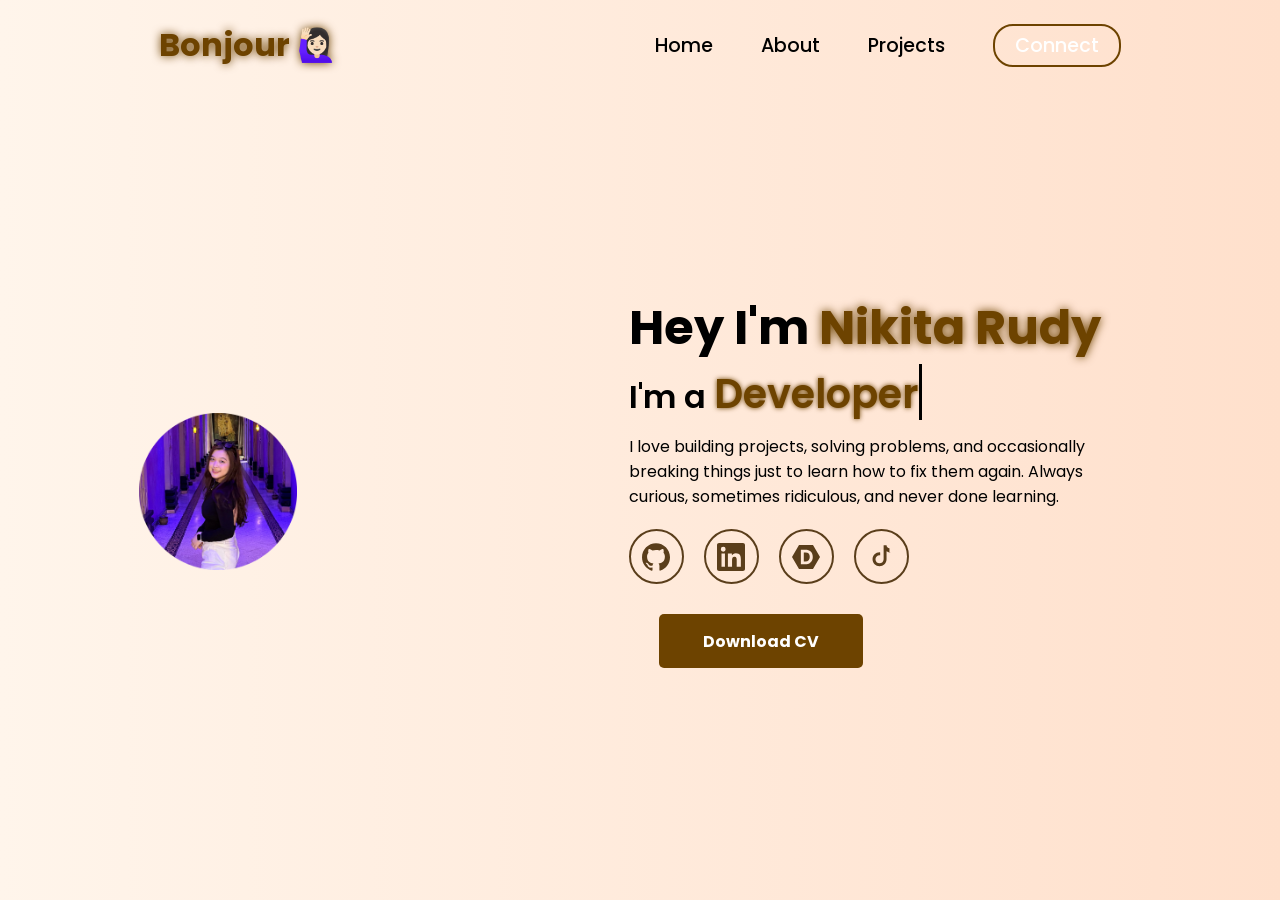
<file: index.html>
<!DOCTYPE html>
<html lang="en">
<head>
    <meta charset="UTF-8">
    <meta name="viewport" content="width=device-width, initial-scale=1.0">
    <link rel="stylesheet" href="https://cdnjs.cloudflare.com/ajax/libs/font-awesome/6.7.1/css/all.min.css">
    <title>Nikita Portfolio</title>
    <link rel="stylesheet" href="style.css">
    <link rel="stylesheet" href="https://unpkg.com/aos@next/dist/aos.css" />
</head>
<body>
    <div id="navbar-placeholder"></div>
        <section>
            <div class="main-container">
                <div class="image" data-aos="zoom-in-right" data-aos-duration="2500">
                    <img src="profilepic-photoaidcom-cropped.jpeg" alt="ProfilePic">
                </div>
                <div class="content">
                    <h1 data-aos="fade-left" data-aos-duration="1000" data-aos-delay="800">Hey I'm <span>Nikita Rudy </span></h1>
                    <div class="typewriter" data-aos="fade-right" data-aos-duration="1000" data-aos-delay="900">I'm a <span></span></div>
                    <p data-aos="flip-up" data-aos-duration="1000" data-aos-delay="1000">I love building projects, solving problems, and occasionally
  breaking things just to learn how to fix them again. Always curious, sometimes ridiculous,
  and never done learning.</p>
                    <div class="social-links">
  <!-- GitHub -->
  <a href="https://github.com/nikitanathaniarudy" target="_blank">
    <svg xmlns="http://www.w3.org/2000/svg" viewBox="0 0 24 24" class="icon">
      <path d="M12 .297c-6.63 0-12 5.373-12 12 
               0 5.303 3.438 9.8 8.205 11.385.6.113.82-.258.82-.577 
               0-.285-.01-1.04-.015-2.04-3.338.724-4.042-1.61-4.042-1.61 
               -.546-1.385-1.333-1.754-1.333-1.754 
               -1.089-.744.084-.729.084-.729 
               1.205.084 1.84 1.236 1.84 1.236 
               1.07 1.835 2.807 1.305 3.492.998 
               .108-.776.418-1.305.762-1.605 
               -2.665-.3-5.466-1.334-5.466-5.93 
               0-1.31.465-2.381 1.235-3.221 
               -.135-.303-.54-1.523.105-3.176 0 0 1.005-.322 
               3.3 1.23a11.5 11.5 0 0 1 3.003-.404 
               c1.02.005 2.045.138 3.003.404 
               2.28-1.552 3.285-1.23 3.285-1.23 
               .645 1.653.24 2.873.12 3.176 
               .765.84 1.23 1.911 1.23 3.221 
               0 4.61-2.805 5.625-5.475 5.92 
               .429.372.81 1.102.81 2.222 
               0 1.606-.015 2.896-.015 3.286 
               0 .315.21.69.825.57 
               C20.565 22.092 24 17.592 24 12.297 
               c0-6.627-5.373-12-12-12"/>
    </svg>
  </a>

  <!-- LinkedIn -->
  <a href="https://www.linkedin.com/in/nikita-nathania-rudy-60177925a/" target="_blank">
    <svg xmlns="http://www.w3.org/2000/svg" viewBox="0 0 24 24" class="icon">
      <path d="M20.447 20.452h-3.554v-5.569c0-1.327-.027-3.037-1.852-3.037 
               -1.853 0-2.136 1.445-2.136 2.939v5.667H9.351V9h3.414v1.561h.049 
               c.477-.9 1.637-1.852 3.37-1.852 
               3.605 0 4.271 2.372 4.271 5.455v6.288zM5.337 7.433 
               a2.062 2.062 0 1 1 0-4.124 2.062 2.062 0 0 1 0 4.124zM6.813 
               20.452H3.861V9h2.952v11.452zM22.225 0H1.771C.792 0 0 
               .771 0 1.723v20.549C0 23.23.792 24 1.771 
               24h20.451C23.2 24 24 23.23 24 
               22.271V1.723C24 .771 23.2 0 22.222 0z"/>
    </svg>
  </a>

  <!-- Devpost -->
  <a href="https://devpost.com/ocoiii18" target="_blank">
    <svg xmlns="http://www.w3.org/2000/svg" viewBox="0 0 24 24" class="icon">
      <path d="M6.002 1.61L0 12.004 6.002 22.39h11.996L24 12.004 17.998 1.61zm1.593 4.084h3.947c3.605 0 6.276 1.695 6.276 6.31 0 4.436-3.21 6.302-6.456 6.302H7.595zm2.517 2.449v7.714h1.241c2.646 0 3.862-1.55 3.862-3.861.009-2.569-1.096-3.853-3.767-3.853Z"/>
    </svg>
  </a>

  <!-- TikTok -->
  <a href="https://www.tiktok.com/@nikitanathania10" target="_blank">
    <svg xmlns="http://www.w3.org/2000/svg" viewBox="0 0 48 48" class="icon">
      <path d="M41,16.5c-2.8,0-5.4-0.9-7.5-2.4V28c0,6.6-5.4,12-12,12S9.5,34.6,9.5,28
               s5.4-12,12-12c0.4,0,0.7,0,1.1,0.1V21c-0.3,0-0.7-0.1-1.1-0.1c-3.9,0-7,3.1-7,7
               s3.1,7,7,7s7-3.1,7-7V4h5c0,2.8,2.2,5,5,5V16.5z"/>
    </svg>
  </a>
</div>
                    <div class="btn" data-aos="zoom-out-left" data-aos-duration="1000" data-aos-delay="1300">
                        <a href="Resume_Nikita_Rudy(fix).pdf" target="_blank">
                        <button>Download CV</button>
                        </a>
                    </div>
                </div>
            </div>
        </section>
        <script>
            fetch("navbar.html")
              .then(response => response.text())
              .then(data => {
                document.getElementById("navbar-placeholder").innerHTML = data;
              });
          </script>
        <script src="https://unpkg.com/aos@next/dist/aos.js"></script>
        <script>
          AOS.init({offset:0});
        </script>
        <script>
            function hamburg(){
                const navbar = document.querySelector(".dropdown")
                navbar.style.transform = "translateY(0px)"
            }
            function cancel(){
                const navbar = document.querySelector(".dropdown")
                navbar.style.transform = "translateY(-500px)"
            }
        </script>
</body>
</html>
</file>
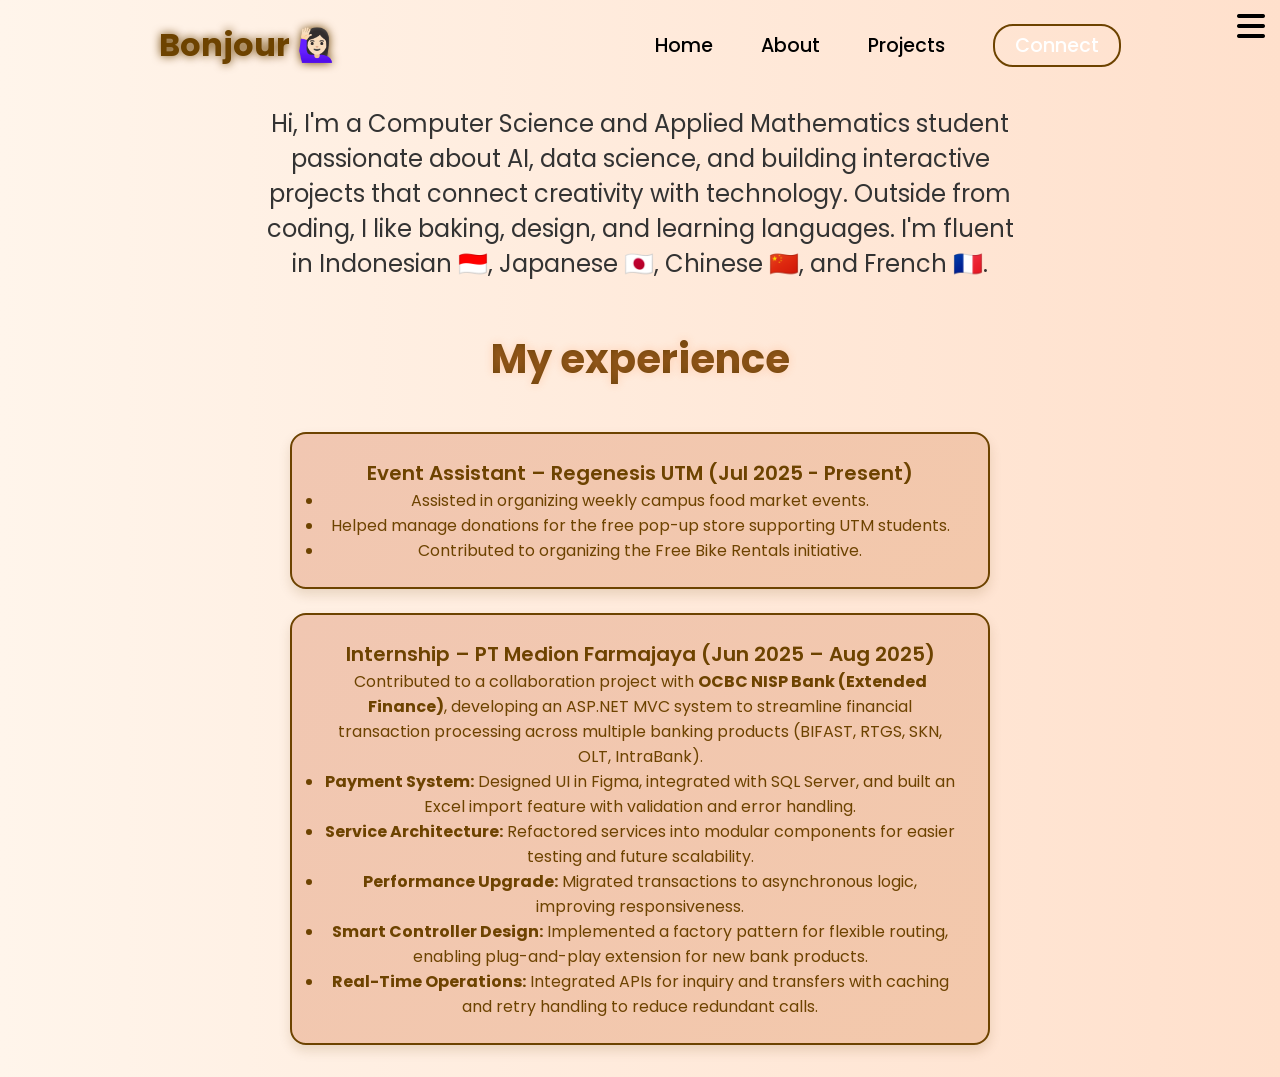
<file: about.html>
<!DOCTYPE html>
<html lang="en">
<head>
  <meta charset="UTF-8" />
  <meta name="viewport" content="width=device-width, initial-scale=1.0" />
  <title> NikitaPortfolio</title>

  <!-- External Styles & AOS -->
  <link rel="stylesheet" href="style.css" />
  <link rel="stylesheet" href="https://cdnjs.cloudflare.com/ajax/libs/font-awesome/6.7.1/css/all.min.css" />
  <link rel="stylesheet" href="https://unpkg.com/aos@next/dist/aos.css" />
</head>
<body>
    <div id="navbar-placeholder"></div>

  <!-- MAIN CONTENT -->
  <p class="p-about">Hi, I'm a Computer Science and Applied Mathematics student passionate about AI, data science, 
  and building interactive projects that connect creativity with technology. Outside from coding, I like baking, design, and learning languages. 
I'm fluent in Indonesian 🇮🇩, Japanese 🇯🇵, Chinese 🇨🇳, and French 🇫🇷. </p>
  <h2 class="about-header">My experience</h2>
  <div class="experience-box">
    <div class="experience-header">
  <h1>Event Assistant – Regenesis UTM (Jul 2025 - Present)</h1>
  <ul>
    <li>Assisted in organizing weekly campus food market events.</li>
    <li>Helped manage donations for the free pop-up store supporting UTM students.</li>
    <li>Contributed to organizing the Free Bike Rentals initiative.</li>
  </ul>
</div>
   <div class="experience-header">
  <h1>Internship – PT Medion Farmajaya (Jun 2025 – Aug 2025)</h1>
  <p>
    Contributed to a collaboration project with <strong>OCBC NISP Bank (Extended Finance)</strong>, 
    developing an ASP.NET MVC system to streamline financial transaction processing across multiple banking products 
    (BIFAST, RTGS, SKN, OLT, IntraBank).
  </p>
  <ul>
    <li><strong>Payment System:</strong> Designed UI in Figma, integrated with SQL Server, and built an Excel import feature with validation and error handling.</li>
    <li><strong>Service Architecture:</strong> Refactored services into modular components for easier testing and future scalability.</li>
    <li><strong>Performance Upgrade:</strong> Migrated transactions to asynchronous logic, improving responsiveness.</li>
    <li><strong>Smart Controller Design:</strong> Implemented a factory pattern for flexible routing, enabling plug-and-play extension for new bank products.</li>
    <li><strong>Real-Time Operations:</strong> Integrated APIs for inquiry and transfers with caching and retry handling to reduce redundant calls.</li>
  </ul>
</div>
  
  </div>


  <script>
  fetch("navbar.html")
    .then(response => response.text())
    .then(data => {
      document.getElementById("navbar-placeholder").innerHTML = data;

      // Define the same functions that navbar.html calls
      window.hamburg = function () {
        const navbar = document.querySelector(".dropdown");
        navbar.style.transform = "translateY(0)";
      }

      window.cancel = function () {
        const navbar = document.querySelector(".dropdown");
        navbar.style.transform = "translateY(-500px)";
      }
    });
</script>

<script src="https://unpkg.com/aos@next/dist/aos.js"></script>
<script>
  AOS.init({ offset: 0 });
</script>
</body>
</html>
</file>
<file: style.css>
@import url('https://fonts.googleapis.com/css2?family=Poppins:wght@100;200;300;400;500;600&display=swap');

*{
    padding: 0;
    margin: 0;
    font-family: 'Poppins', sans-serif;
    box-sizing: border-box;
}

html{
    overflow-x: hidden;
}

body {
    width: 100%;
    min-height: 100vh;  
    overflow-x: hidden;  
    background: linear-gradient(to right, rgb(255,255,255), rgb(254,215,173));
    overflow-y: scroll;
}

nav{
    width: 100%;
    height: 10vh;
    position: sticky;
    z-index: 99999;
}


.nav-container{
    width: 100%;
    height: 100%;
    display: flex;
    justify-content: space-around;
    align-items: center;
}

.logo{
    color: black;
    font-size: 2rem;
    font-weight: bolder;
}

.logo span{
    color: rgb(109,67, 0);
    text-shadow: 0 0 10px rgb(109,67, 0);
}

.hamburg, .cancel{
    cursor: pointer;
    position: absolute;
    right: 15px;
    top: 10px;
    color: black;
    font-size: 2rem;
    display: none;
}

.nav-container .links {
    display: flex;
    gap: 3rem;
    align-items: center;
}

.nav-container .links a{
    position: relative;
    font-size: 1.2rem;
    color: black;
    text-decoration: none;
    font-weight: 500;
    transform: 0.3s linear;
}

.nav-container .links a::before{
    position: absolute;
    content: "";
    bottom: -3px;
    left: 0;
    width: 0%;
    height: 3px;
    background-color: rgb(109,67, 0);
    transition: 0.2s linear;
}

.nav-container .links a:hover::before{
    width: 100%;
}

.nav-container .contact-btn{
    background-color: transparent;
    padding: 5px 20px;
    border-radius: 20px;
    border: 2px solid rgb(109,67, 0);
    transition: 0.2s linear;
}

.nav-container .contact-btn a{
    color: white;
    transition: 0.3s linear;
}

.nav-container .contact-btn:hover, .nav-container .contact-btn:hover a{
    background-color: rgb(109,67, 0);
    color: white;
}

.nav-container .links a:hover{
    color: rgb(109,67, 0);
}

.dropdown{
    z-index: 9999;
    position: absolute;
    top: 0;
    transform: translateY(-500px);
    width: 100%;
    height: auto;
    backdrop-filter: brightness(40%) blur(3px);
    box-shadow: 0 0 20px black;
    transition: 0.2s linear;
}

.dropdown .links a{
    color: white;
    display: flex;
    text-decoration: none;
    justify-content: center;
    padding: 15px 0;
    align-items: center;
    transition: 0.2s linear;
}

.dropdown .links a:hover{
    background-color: rgb(109,67, 0);
}

section{
    width: 100%;
    height: 90vh;
}

.main-container{
    width: 100%;
    height: 100%;
    display: flex;
    justify-content: space-evenly;
    align-items: center;
}
.main-container .image {
  position: relative;
  z-index: 1;
  width: 45%;
  max-width: 350px; /* caps the image size on large screens */
}
.main-container .image img{
    width: 45%;
    z-index: inherit;
}

.main-container .content{
    color: black;
    width: 40%;
    min-height: 100px;
    z-index: inherit;
}

.content h1{
    font-size: clamp(1rem, 2rem + 5vw, 3rem);
}

.content h1 span{
    color: rgb(109,67, 0);
    text-shadow: 0 0 10px rgb(109,67, 0);
}

.content .typewriter{
    font-weight: 600;
    font-size: clamp(1rem, 1rem + 5vw, 2rem);
}

.content .typewriter span{
    color: rgb(109,67, 0);
    font-size: 2.5rem;
    text-shadow: 0 0 5px rgb(109,67, 0);
    position: relative;
    transition: 0.3s linear;
}

.typewriter span::before{
    content: "Developer";
    animation: words 15s infinite;
}

.typewriter span::after{
    content: "";
    position: absolute;
    width: calc(100% + 8px);
    height: 100%;
    border-left: 3px solid black;
    animation:  cursor 0.6s linear infinite;
}

@keyframes cursor {
    to{
        border-left: 3px solid #b74b4b;
    }
}

@keyframes words {
    0%, 33%{
        content: "CS Student";
    }
    34%, 66%{
        content: "Full-Stack Developer";
    }
    67%, 100%{
        content: "Tech Explorer";
    }
}

.content p{
    font-size: clamp(0.4rem, 0.2rem + 9vw, 1rem);
    margin: 10px 0;
}

.social-links i{
    display: inline-flex;
    justify-content: center;
    align-items: center;
    width: 3rem;
    height: 3rem;
    background-color:transparent;
    border: 0.2rem solid rgb(109,67, 0);
    border-radius: 50%;
    color:rgb(109,67, 0);
    margin: 5px 10px;
    font-size: 1.5rem;
    transition: 0.2s linear;
}

.social-links i:hover{
    scale: 1.3;
    color: white;
    background-color: rgb(109,67, 0);
    filter: drop-shadow(0 0 10px rgb(109,67,0));
}

.content button{
    width: 40%;
    height: 6vh;
    margin: 30px;
    background-color: rgb(109,67, 0);
    color: white;
    border: none;
    outline: none;
    font-size: 100%;
    font-weight: 700;
    border-radius: 5px;
    transition: 0.2s linear;
}

.content button:hover{
 scale: 1.1;
 color: rgb(109,67, 0);
 border: 2px solid rgb(109,67, 0);
 background-color: transparent;
 font-weight: 700;
 box-shadow: 0 0 40px rgb(109,67, 0);
}

@media (max-width:884px) {
    body{
        overflow-y: visible;
    }

    nav .logo{
        position: absolute;
        top: 16px;
        left: 15px;
        font-size: 1.5rem;
    }

    .main-container{
        display: flex;
        flex-direction: column;
    }

    .nav-container .links{
        display: none;
    }

    .hamburg,.cancel{
        display: block;
    }

    .main-container .content{
        width: 80%;
    }

    .social-links i{
        width: 2.5rem;
        height: 2.5rem;
        font-size: 1.5rem;
    }
    .cancel{
        color: white;
    }

    .main-container .image{
        width: 80%;
        margin-bottom: 0px;
    }
}
/* Reset + page base */
body, html {
  margin: 0;
  padding: 0;
  min-height: 100%;
  font-family: 'Montserrat', sans-serif;
  background: linear-gradient(to right, #fff5eb, #ffe0cc);
  color: rgb(109, 67, 0);
}

/* Wrapper for the projects page */
.projects-page {
  padding: 3rem 1rem;
  max-width: 900px;
  margin: 0 auto;
  text-align: center;
}

/* Page title */
.projects-page h1 {
  font-size: 2.5rem;
  margin-bottom: 2.5rem;
  font-weight: 800;
}

/* Container for all project cards */
.projects-container {
  display: flex;
  flex-direction: column;
  gap: 2.5rem;
}

/* Project card */
.project-card {
  background: rgb(255, 194, 159);
  border-radius: 16px;
  padding: 2rem;
  box-shadow: 0 6px 16px rgba(0, 0, 0, 0.15);
  text-align: center;
  transition: transform 0.25s ease, box-shadow 0.25s ease;
  min-height: 220px; /* ensures card is visible even w/o image */
}

.project-card:hover {
  transform: translateY(-6px);
  box-shadow: 0 10px 24px rgba(0, 0, 0, 0.25);
}

/* Image styling */
.project-image {
  width: 100%;
  max-width: 400px;
  height: auto;
  border-radius: 12px;
  margin-bottom: 1.5rem;
  display: block;
  margin-left: auto;
  margin-right: auto;
}

/* Headings */
.project-card h2 {
  font-size: 1.8rem;
  margin: 0 0 1rem;
  font-weight: 700;
}

/* Paragraph */
.project-card p {
  font-size: 1.05rem;
  margin: 0 0 1.2rem;
  line-height: 1.6;
}

/* Button wrapper */
.viewproject-button {
  margin-top: 1rem;
}

.viewproject-button button {
  background-color: #f6dbc2;
  color: rgb(109, 67, 0);
  border: none;
  padding: 0.7rem 1.4rem;
  border-radius: 8px;
  font-size: 1rem;
  font-weight: 600;
  cursor: pointer;
  transition: background-color 0.3s ease, transform 0.2s ease;
}

.viewproject-button button:hover {
  background-color: #fca554;
  transform: scale(1.05);
}
  
  /* About Section */
.about-header {
  font-size: 2.5rem;
  font-weight: 700;
  text-align: center;
  margin-top: 2rem;
  background: linear-gradient(90deg, rgb(109, 67, 10), rgb(109, 67, 10));
  -webkit-background-clip: text;
  -webkit-text-fill-color: transparent;
  text-shadow: 0 0 8px rgba(255, 145, 77, 0.3);
}
  
.about-header::after {
  content: '';
  display: block;
  margin: 0.5rem auto 0;
  width: 0%;
  height: 3px;
  background: #ff914d;
  transition: width 0.3s ease-in-out;
}
.about-header:hover::after {
  width: 40%;
}
  .p-about {
    max-width: 800px;
    margin: 1rem auto 3rem;
    text-align: center;
    font-size: 1.5rem;
    color: #333;
    padding: 0 1rem;
  }
  
  /* Experience Section */
.experience-box {
  display: flex;
  flex-direction: column;
  align-items: center;
  gap: 1.5rem;
  padding: 2rem 1rem;
  max-width: 900px;
  margin: 0 auto;
}

/* Individual Experience Item */
.experience-header {
  background: linear-gradient(135deg, #f1c7b2, #f3c8ab); /* same as project card */
  border: 2px solid rgb(109, 67, 0);
  border-radius: 16px;
  padding: 1.5rem 2rem;
  width: 100%;
  max-width: 700px;
  text-align: center;
  box-shadow: 0 6px 12px rgba(109, 67, 0, 0.15);
  transition: transform 0.3s ease, box-shadow 0.3s ease;
}

.experience-header:hover {
  transform: translateY(-8px);
  box-shadow: 0 12px 20px rgba(109, 67, 0, 0.25);
}

.experience-header h1 {
  font-size: 1.25rem;
  color: rgb(109, 67, 0);
  font-weight: 600;
}
  
  /* Responsive Tweaks */
  @media (max-width: 600px) {
    .about-header {
      font-size: 2rem;
    }
  
    .experience-header h1 {
      font-size: 1rem;
    }
  
    .experience-box {
      padding: 1rem;
    }
  }
  /* Form Container */
form {
    max-width: 500px;
    margin: 2rem auto;
    background-color: #fff3e6;
    padding: 2rem;
    border-radius: 12px;
    box-shadow: 0 4px 15px rgba(109, 67, 0, 0.2);
  }
  
  /* Heading */
  form h1,
  body > h1 {
    text-align: center;
    font-size: 2.2rem;
    color: rgb(109, 67, 0);
    margin-bottom: 1.5rem;
  }
  
  /* Form Labels */
  form label {
    display: block;
    margin-bottom: 0.5rem;
    font-weight: 600;
    color: rgb(109, 67, 0);
  }
  
  /* Inputs */
  .form-control {
    width: 100%;
    padding: 0.6rem 1rem;
    font-size: 1rem;
    border: 2px solid rgb(247, 200, 157);
    border-radius: 8px;
    margin-bottom: 1rem;
    outline: none;
    transition: 0.3s ease-in-out;
    background-color: #fff;
  }
  
  .form-control:focus {
    border-color: rgb(109, 67, 0);
    box-shadow: 0 0 5px rgb(109, 67, 0);
  }
  
  /* Small helper text */
  .form-text {
    font-size: 0.85rem;
    color: #7a5b39;
    margin-top: -0.5rem;
    margin-bottom: 1rem;
    display: block;
  }
  
  /* Checkbox */
  .form-check {
    display: flex;
    align-items: center;
    margin-bottom: 1.5rem;
  }
  
  .form-check-input {
    margin-right: 10px;
    accent-color: rgb(109, 67, 0);
  }
  
  .form-check-label {
    color: rgb(109, 67, 0);
  }
  
  /* Submit Button */
  .btn-primary {
    background-color: rgb(109, 67, 0);
    color: white;
    padding: 0.6rem 1.5rem;
    border: none;
    border-radius: 8px;
    font-size: 1rem;
    font-weight: 600;
    cursor: pointer;
    transition: background-color 0.3s ease, transform 0.2s ease;
  }
  
  .btn-primary:hover {
    background-color: #fca554;
    transform: scale(1.05);
  }

.social-links {
  display: flex;
  gap: 20px;
  margin-top: 20px;
}

.social-links a {
  display: flex;
  align-items: center;
  justify-content: center;
  width: 55px;
  height: 55px;
  border-radius: 50%;
  border: 2px solid #5a3e1b;
  opacity: 0;                /* start hidden */
  transform: translateY(20px); /* start slightly lower */
  animation: fadeInUp 0.8s ease forwards;
}

.social-links a:nth-child(1) { animation-delay: 0.3s; }
.social-links a:nth-child(2) { animation-delay: 0.6s; }
.social-links a:nth-child(3) { animation-delay: 0.9s; }
.social-links a:nth-child(4) { animation-delay: 1.2s; }

@keyframes fadeInUp {
  from {
    opacity: 0;
    transform: translateY(20px);
  }
  to {
    opacity: 1;
    transform: translateY(0);
  }
}

.social-links a:hover {
  background: #5a3e1b;
  transform: scale(1.1);
}

.social-links svg {
  width: 28px;
  height: 28px;
  fill: #5a3e1b;
  transition: fill 0.3s ease;
}

.social-links a:hover svg {
  fill: #fff;
}
.skills {
  margin: 15px 0;
  display: flex;
  justify-content: center; 
  flex-wrap: wrap;
  gap: 10px;
}

.skills span {
  background: #fff;
  color: #5a3e1b; /* match your brown accent */
  border: 1.5px solid #5a3e1b;
  padding: 6px 12px;
  border-radius: 20px;
  font-size: 0.85rem;
  font-weight: 500;
  transition: all 0.3s ease;
}

.skills span:hover {
  background: #5a3e1b;
  color: #fff;
  transform: scale(1.05);
}
</file>
